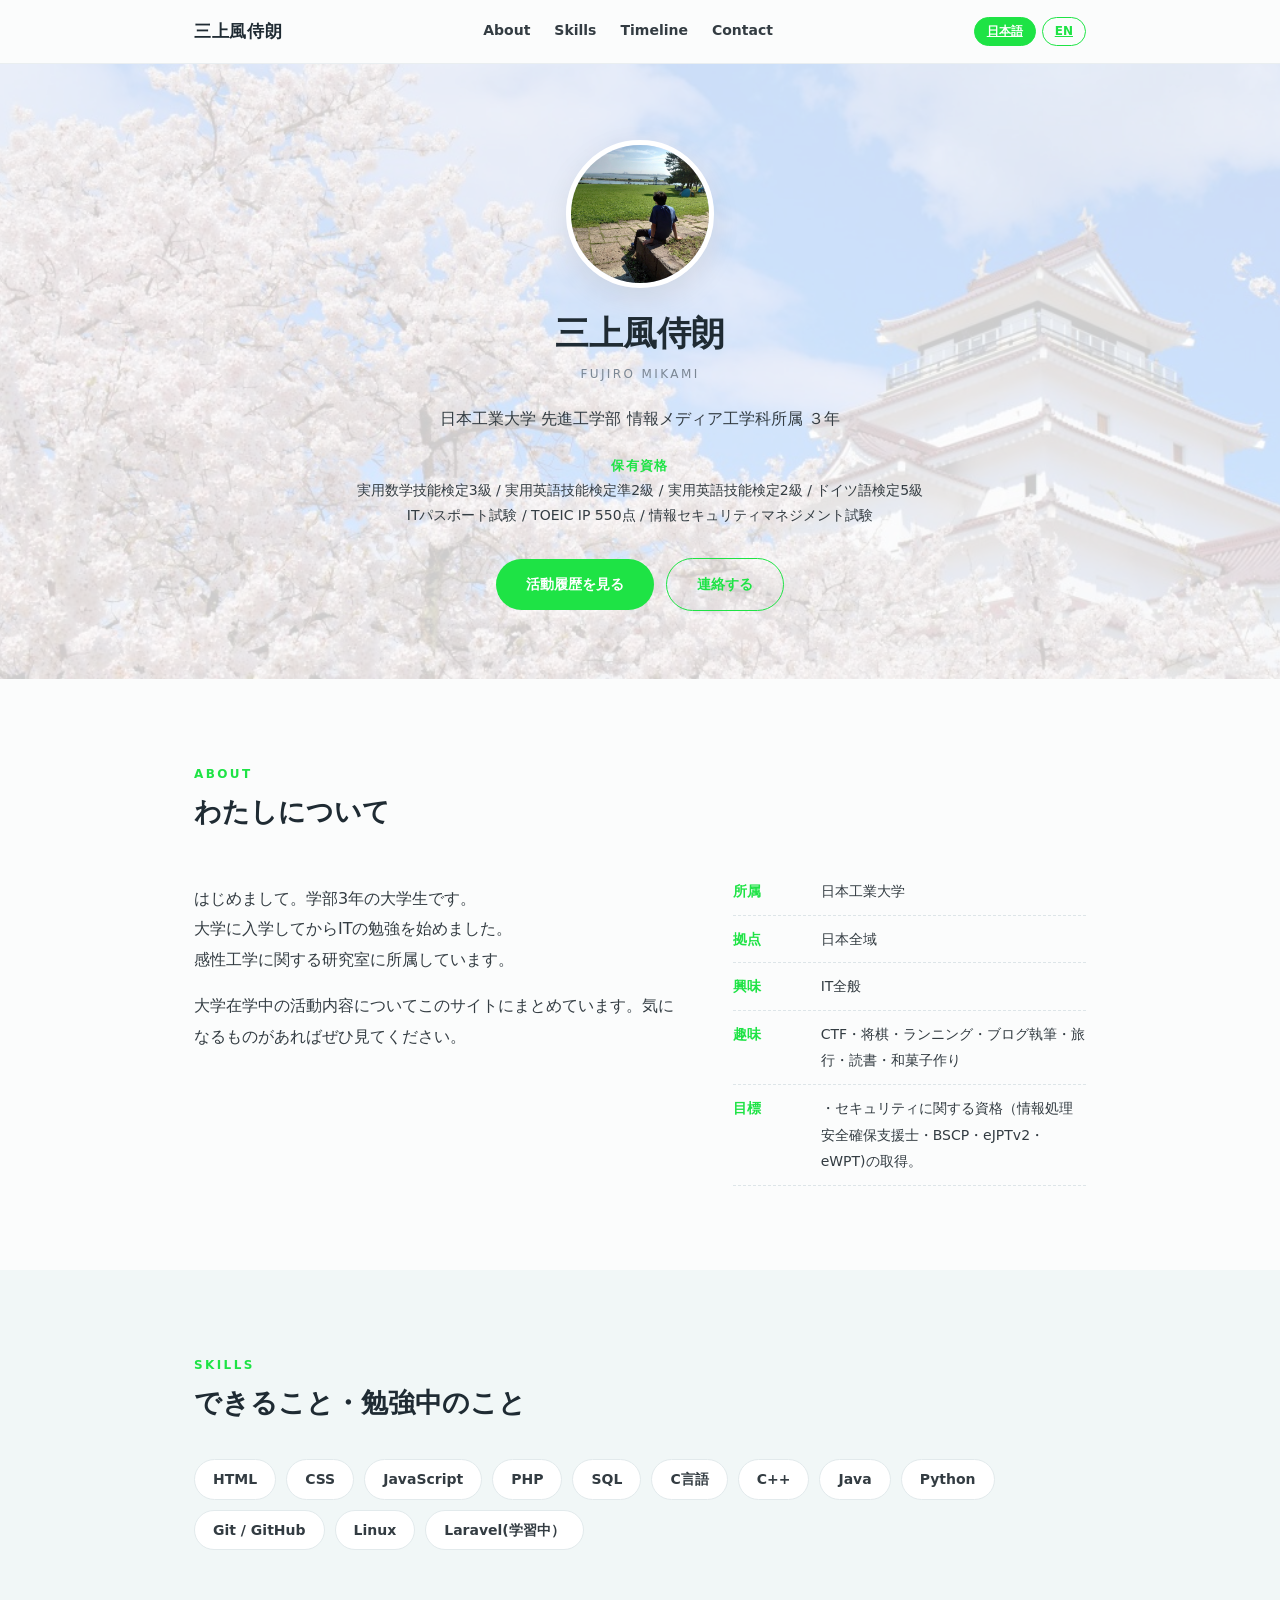
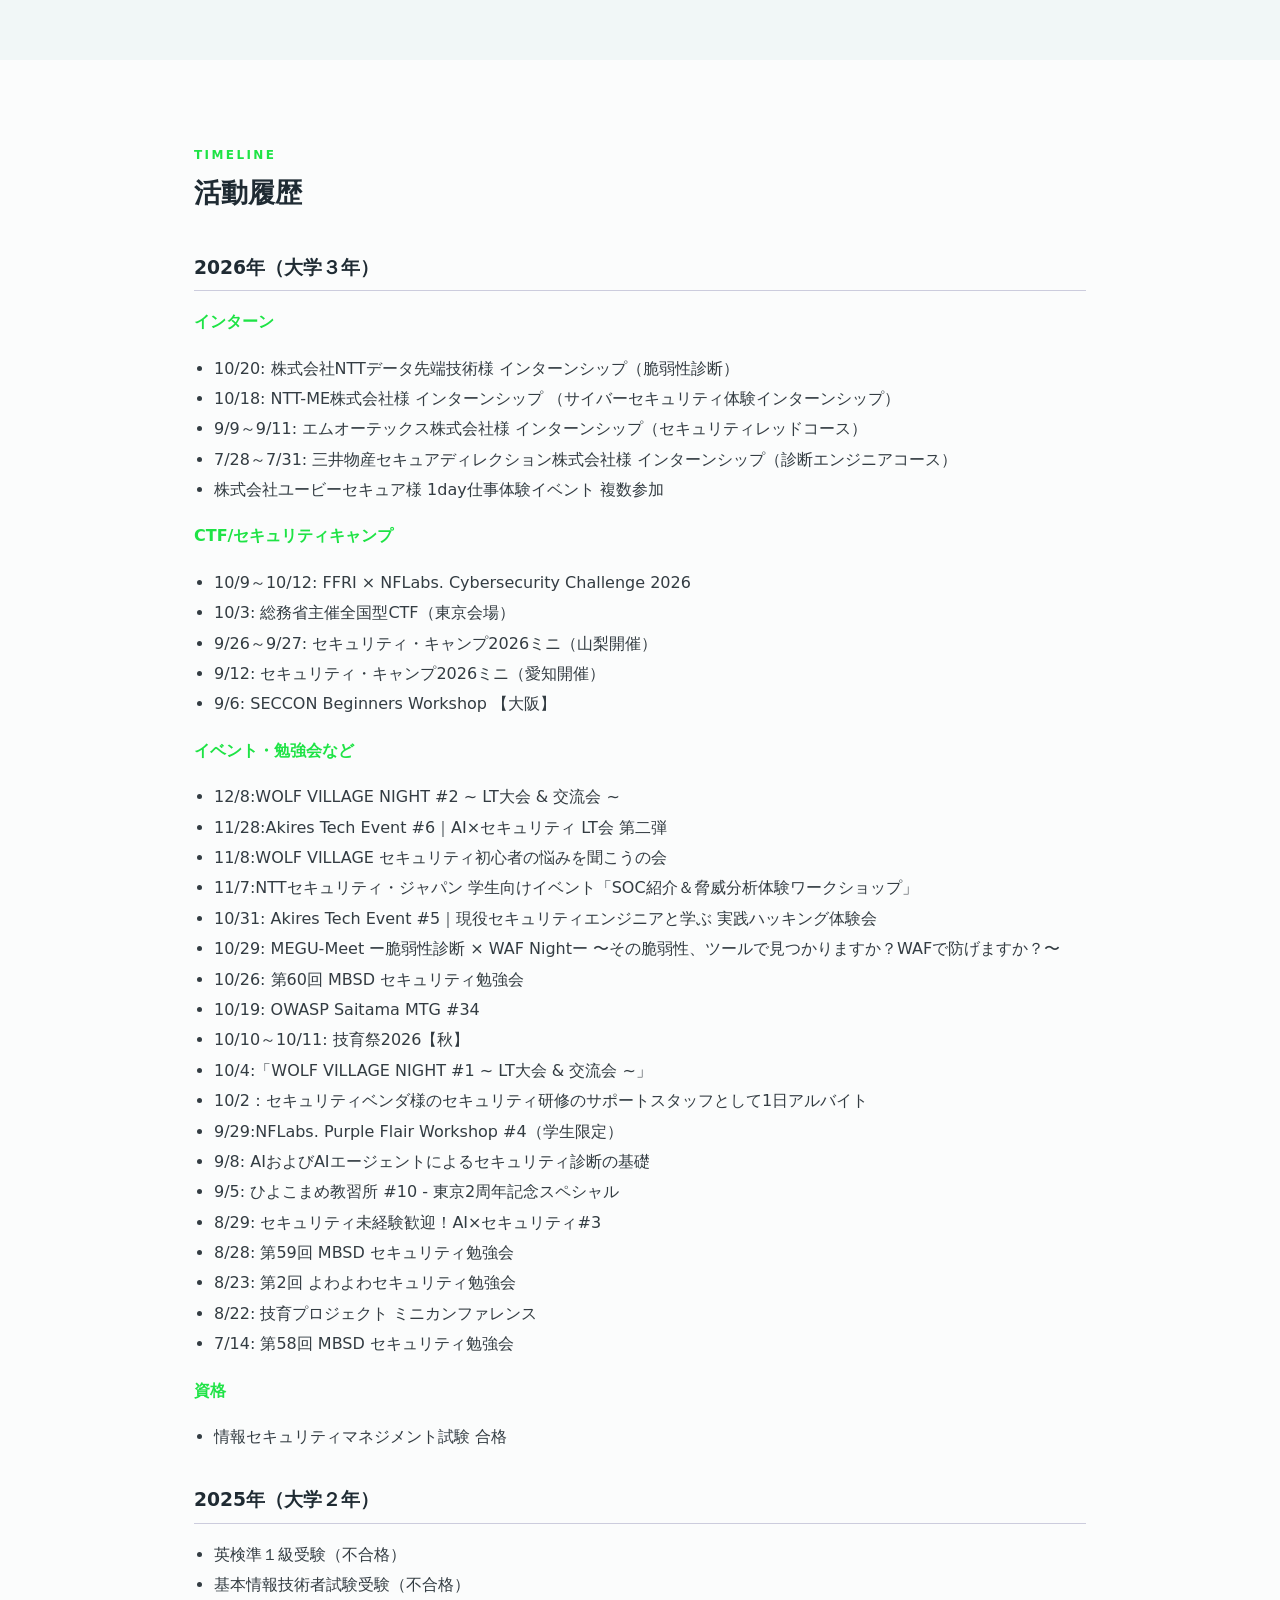
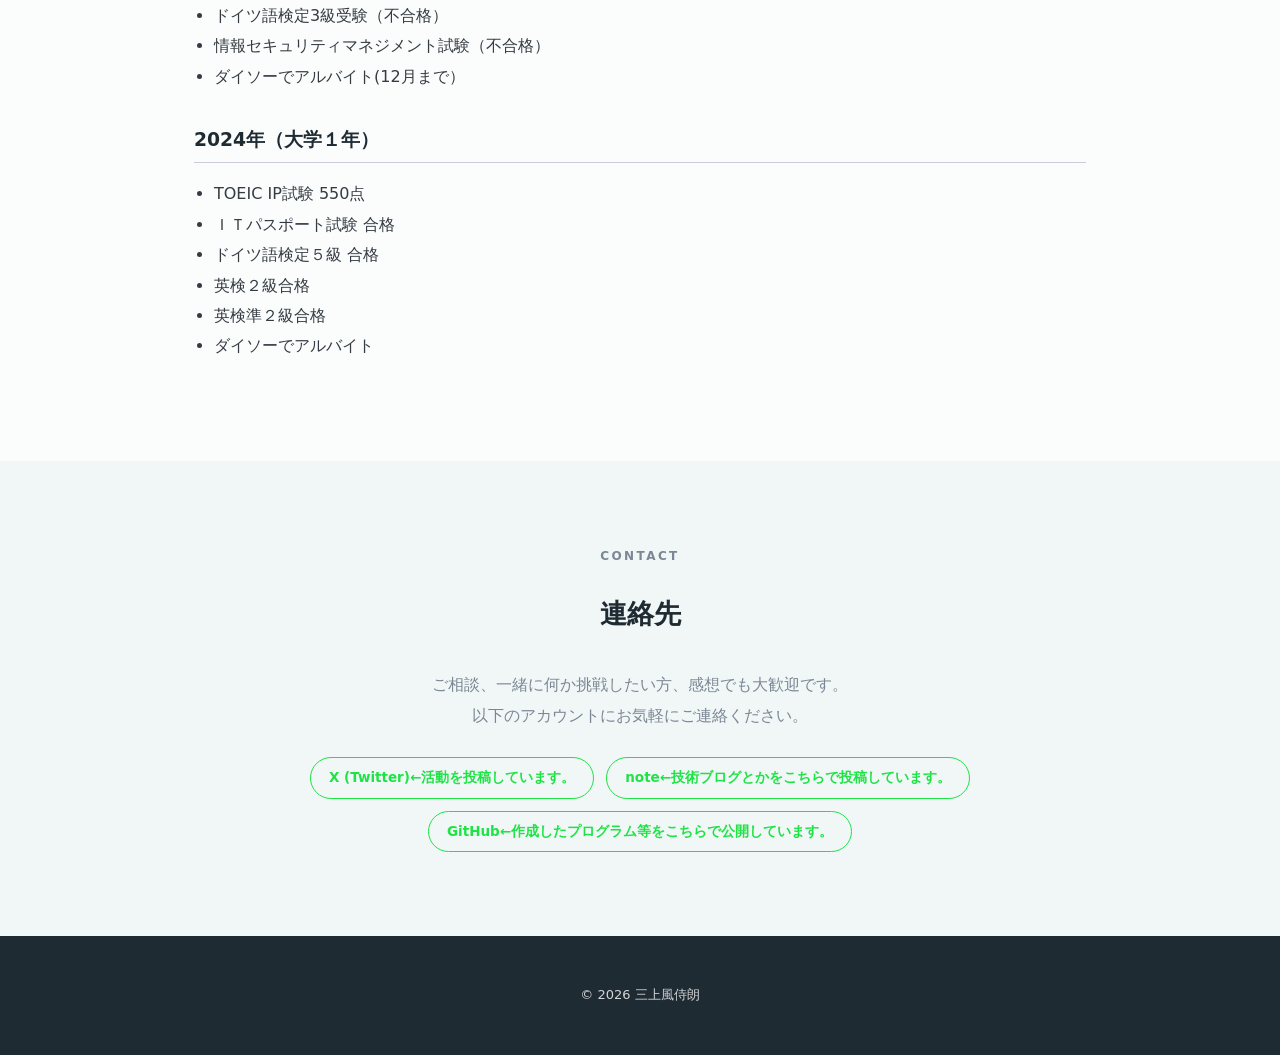
<file: index.html>
<!DOCTYPE html>
<html lang="ja">
<head>
  <meta charset="UTF-8" />
  <meta name="viewport" content="width=device-width, initial-scale=1.0" />

  <title>三上風侍朗 | ポートフォリオ</title>

  <meta name="description" content="三上風侍朗のポートフォリオサイト。私の情報やスキル、これまでの活動をまとめています。" />

  <meta property="og:title" content="三上風侍朗 | ポートフォリオ" />
  <meta property="og:description" content="自己紹介、スキル、活動履歴。" />
  <meta property="og:image" content="ogp.jpg" />
  <meta property="og:type" content="website" />
  <meta name="twitter:card" content="summary_large_image" />

  <link rel="alternate" hreflang="en" href="index_en.html" />
  <link rel="stylesheet" href="style.css" />
</head>

<body>

<header>
  <div class="header-inner">
    <a class="logo" href="#top">三上風侍朗</a>

    <nav class="nav" id="nav">
      <a href="#about">About</a>
      <a href="#skills">Skills</a>
      <a href="#timeline">Timeline</a>
      <a href="#contact">Contact</a>
    </nav>

    <!-- 言語切り替え -->
    <div class="lang-switch" role="group" aria-label="Language">
      <a class="lang-btn is-active" href="index.html" hreflang="ja" aria-current="true">日本語</a>
      <a class="lang-btn" href="index_en.html" hreflang="en">EN</a>
    </div>

    <button class="menu-btn" id="menu-btn" aria-label="メニュー">☰</button>
  </div>
</header>

<div class="hero" id="top">
  <div class="container">
    <img src="profile.jpg" alt="プロフィール写真" />
    <h1>三上風侍朗</h1>
    <p class="roman">FUJIRO MIKAMI</p>
    <p class="lead">日本工業大学 先進工学部 情報メディア工学科所属 ３年</p>

    <p class="qual">
      <span class="qual-label">保有資格</span>
      <span class="qual-line">実用数学技能検定3級 / 実用英語技能検定準2級 / 実用英語技能検定2級 / ドイツ語検定5級</span>
      <span class="qual-line">ITパスポート試験 / TOEIC IP 550点 / 情報セキュリティマネジメント試験</span>
    </p>

    <a class="btn" href="#timeline">活動履歴を見る</a>
    <a class="btn btn-ghost" href="#contact">連絡する</a>
  </div>
</div>

<section id="about">
  <div class="container reveal">
    <p class="section-label">ABOUT</p>
    <h2 class="section-title">わたしについて</h2>

    <div class="about-grid">
      <div>
        <p>はじめまして。学部3年の大学生です。<br />大学に入学してからITの勉強を始めました。<br />感性工学に関する研究室に所属しています。</p>
        <p>大学在学中の活動内容についてこのサイトにまとめています。気になるものがあればぜひ見てください。</p>
      </div>

      <ul class="profile-list">
        <li><span class="key">所属</span><span>日本工業大学</span></li>
        <li><span class="key">拠点</span><span>日本全域</span></li>
        <li><span class="key">興味</span><span>IT全般</span></li>
        <li><span class="key">趣味</span><span>CTF・将棋・ランニング・ブログ執筆・旅行・読書・和菓子作り</span></li>
        <li><span class="key">目標</span><span>・セキュリティに関する資格（情報処理安全確保支援士・BSCP・eJPTv2・eWPT)の取得。</span></li>
      </ul>
    </div>
  </div>
</section>

<section id="skills" class="section-soft">
  <div class="container reveal">
    <p class="section-label">SKILLS</p>
    <h2 class="section-title">できること・勉強中のこと</h2>

    <ul class="skill-list">
      <li>HTML</li>
      <li>CSS</li>
      <li>JavaScript</li>
      <li>PHP</li>
      <li>SQL</li>
      <li>C言語</li>
      <li>C++</li>
      <li>Java</li>
      <li>Python</li>
      <li>Git / GitHub</li>
      <li>Linux</li>
      <li>Laravel(学習中）</li>
    </ul>
  </div>
</section>

<section id="timeline">
  <div class="container reveal">
    <p class="section-label">TIMELINE</p>
    <h2 class="section-title">活動履歴</h2>

    <h3 class="year-title">2026年（大学３年）</h3>

    <p class="cat-title">インターン</p>
    <ul class="event-list">
      <li>10/20: 株式会社NTTデータ先端技術様 インターンシップ（脆弱性診断）</li>
      <li>10/18: NTT-ME株式会社様 インターンシップ （サイバーセキュリティ体験インターンシップ）</li>
      <li><a href="https://note.com/motex/n/nd5897ce8445a?magazine_key=me44da7480b32" class="hover-link" target="_blank" rel="noopener noreferrer">9/9～9/11: エムオーテックス株式会社様 インターンシップ（セキュリティレッドコース）</a></li>
      <li><a href="https://public.n-ats.hrmos.co/hr-mbsd/pages/2233494291461885952" class="hover-link" target="_blank" rel="noopener noreferrer">7/28～7/31: 三井物産セキュアディレクション株式会社様 インターンシップ（診断エンジニアコース）</a></li>
      <li>株式会社ユービーセキュア様 1day仕事体験イベント 複数参加</li>
    </ul>

    <p class="cat-title">CTF/セキュリティキャンプ</p>
    <ul class="event-list">
      <li><a href="https://x.com/YamadaTaromlok/status/2109957527261892626" class="hover-link" target="_blank" rel="noopener noreferrer">10/9～10/12: FFRI × NFLabs. Cybersecurity Challenge 2026</a></li>
      <li><a href="https://x.com/YamadaTaromlok/status/2106306838266614101" class="hover-link" target="_blank" rel="noopener noreferrer">10/3: 総務省主催全国型CTF（東京会場）</a></li>
      <li><a href="https://x.com/YamadaTaromlok/status/2104121120538681594" class="hover-link" target="_blank" rel="noopener noreferrer">9/26～9/27: セキュリティ・キャンプ2026ミニ（山梨開催）</a></li>
      <li><a href="https://x.com/YamadaTaromlok/status/2098985502850646364" class="hover-link" target="_blank" rel="noopener noreferrer">9/12: セキュリティ・キャンプ2026ミニ（愛知開催）</a></li>
      <li><a href="https://x.com/YamadaTaromlok/status/2096800944742957396" class="hover-link" target="_blank" rel="noopener noreferrer">9/6: SECCON Beginners Workshop 【大阪】</a></li>
    </ul>

    <p class="cat-title">イベント・勉強会など</p>
    <ul class="event-list">
      <li><a href="https://x.com/YamadaTaromlok/status/2120868773116940477" class="hover-link" target="_blank" rel="noopener noreferrer">12/8:WOLF VILLAGE NIGHT #2 ~ LT大会 & 交流会 ~</a></li>
      <li><a href="https://x.com/YamadaTaromlok/status/2121409294444986539" class="hover-link" target="_blank" rel="noopener noreferrer">11/28:Akires Tech Event #6｜AI×セキュリティ LT会 第二弾</a></li>
      <li><a href="https://x.com/YamadaTaromlok/status/2112093295908380704" class="hover-link" target="_blank" rel="noopener noreferrer">11/8:WOLF VILLAGE セキュリティ初心者の悩みを聞こうの会</a></li>
      <li><a href="https://x.com/YamadaTaromlok/status/2119078292578050225" class="hover-link" target="_blank" rel="noopener noreferrer">11/7:NTTセキュリティ・ジャパン 学生向けイベント「SOC紹介＆脅威分析体験ワークショップ」</a></li>
      <li><a href="https://x.com/YamadaTaromlok/status/2116779603364851790" class="hover-link" target="_blank" rel="noopener noreferrer">10/31: Akires Tech Event #5｜現役セキュリティエンジニアと学ぶ 実践ハッキング体験会</a></li>
      <li><a href="https://x.com/YamadaTaromlok/status/2115801631384285445" class="hover-link" target="_blank" rel="noopener noreferrer">10/29: MEGU-Meet ー脆弱性診断 × WAF Nightー 〜その脆弱性、ツールで見つかりますか？WAFで防げますか？〜</a></li>
      <li><a href="https://x.com/YamadaTaromlok/status/2114696675986116731" class="hover-link" target="_blank" rel="noopener noreferrer">10/26: 第60回 MBSD セキュリティ勉強会</a></li>
      <li><a href="https://x.com/YamadaTaromlok/status/2112143416058696018" class="hover-link" target="_blank" rel="noopener noreferrer">10/19: OWASP Saitama MTG #34</a></li>
      <li><a href="https://x.com/YamadaTaromlok/status/2109259843173577031" class="hover-link" target="_blank" rel="noopener noreferrer">10/10～10/11: 技育祭2026【秋】</a></li>
      <li><a href="https://x.com/YamadaTaromlok/status/2106892949657416158" class="hover-link" target="_blank" rel="noopener noreferrer">10/4:「WOLF VILLAGE NIGHT #1 ~ LT大会 & 交流会 ~」</a></li>
      <li>10/2：セキュリティベンダ様のセキュリティ研修のサポートスタッフとして1日アルバイト</li>
      <li><a href="https://x.com/YamadaTaromlok/status/2104918243668558303" class="hover-link" target="_blank" rel="noopener noreferrer">9/29:NFLabs. Purple Flair Workshop #4（学生限定）</a></li>
      <li><a href="https://x.com/YamadaTaromlok/status/2097313918473682970" class="hover-link" target="_blank" rel="noopener noreferrer">9/8: AIおよびAIエージェントによるセキュリティ診断の基礎</a></li>
      <li><a href="https://x.com/YamadaTaromlok/status/2096799286885539930" class="hover-link" target="_blank" rel="noopener noreferrer">9/5: ひよこまめ教習所 #10 - 東京2周年記念スペシャル</a></li>
      <li><a href="https://x.com/YamadaTaromlok/status/2094028952818049213" class="hover-link" target="_blank" rel="noopener noreferrer">8/29: セキュリティ未経験歓迎！AI×セキュリティ#3</a></li>
      <li><a href="https://x.com/YamadaTaromlok/status/2093604414900813987" class="hover-link" target="_blank" rel="noopener noreferrer">8/28: 第59回 MBSD セキュリティ勉強会</a></li>
      <li><a href="https://x.com/YamadaTaromlok/status/2091440678807163147" class="hover-link" target="_blank" rel="noopener noreferrer">8/23: 第2回 よわよわセキュリティ勉強会</a></li>
      <li><a href="https://x.com/YamadaTaromlok/status/2091077107753558402" class="hover-link" target="_blank" rel="noopener noreferrer">8/22: 技育プロジェクト ミニカンファレンス</a></li>
      <li><a href="https://mbsd-ws.doorkeeper.jp/events/197828" class="hover-link" target="_blank" rel="noopener noreferrer">7/14: 第58回 MBSD セキュリティ勉強会</a></li>
    </ul>

    <p class="cat-title">資格</p>
    <ul class="event-list">
      <li>情報セキュリティマネジメント試験 合格</li>
    </ul>

    <h3 class="year-title">2025年（大学２年）</h3>
    <ul class="event-list">
      <li>英検準１級受験（不合格）</li>
      <li>基本情報技術者試験受験（不合格）</li>
      <li>ドイツ語検定3級受験（不合格）</li>
      <li>情報セキュリティマネジメント試験（不合格）</li>
      <li>ダイソーでアルバイト(12月まで）</li>
    </ul>

    <h3 class="year-title">2024年（大学１年）</h3>
    <ul class="event-list">
      <li>TOEIC IP試験 550点</li>
      <li>ＩＴパスポート試験 合格</li>
      <li>ドイツ語検定５級 合格</li>
      <li>英検２級合格</li>
      <li>英検準２級合格</li>
      <li>ダイソーでアルバイト</li>
    </ul>
  </div>
</section>

<section id="contact" class="contact section-soft">
  <div class="container reveal">
    <p class="section-label">CONTACT</p>
    <h2 class="section-title">連絡先</h2>

    <p>ご相談、一緒に何か挑戦したい方、感想でも大歓迎です。<br />以下のアカウントにお気軽にご連絡ください。</p>

    <div class="sns-links">
      <a href="https://x.com/YamadaTaromlok" target="_blank" rel="noopener">X (Twitter)←活動を投稿しています。</a>
      <a href="https://note.com/limber_auklet93" target="_blank" rel="noopener">note←技術ブログとかをこちらで投稿しています。</a>
      <a href="https://github.com/Fuji60-x86cat" target="_blank" rel="noopener">GitHub←作成したプログラム等をこちらで公開しています。</a>
    </div>
  </div>
</section>

<footer>
  <p>&copy; <span id="year"></span> <span>三上風侍朗</span></p>
</footer>

<script src="script.js"></script>
</body>
</html>
</file>
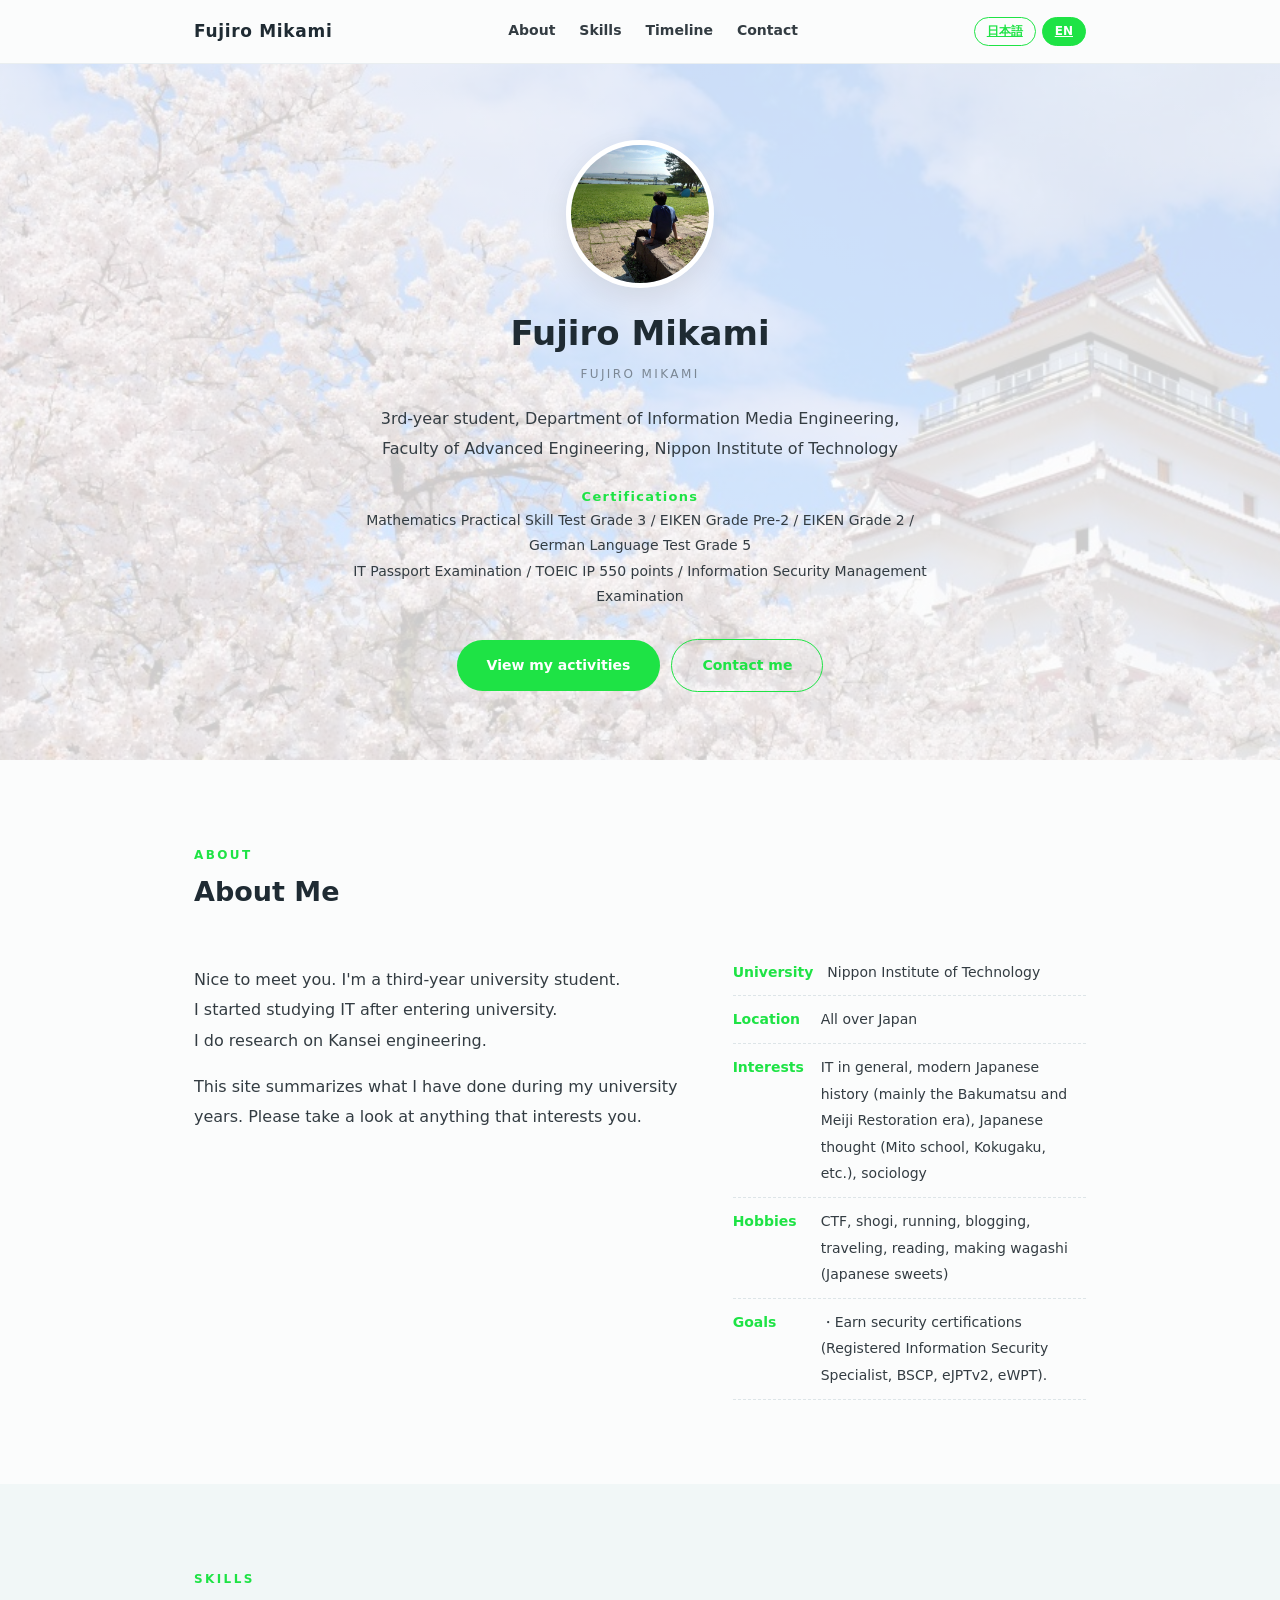
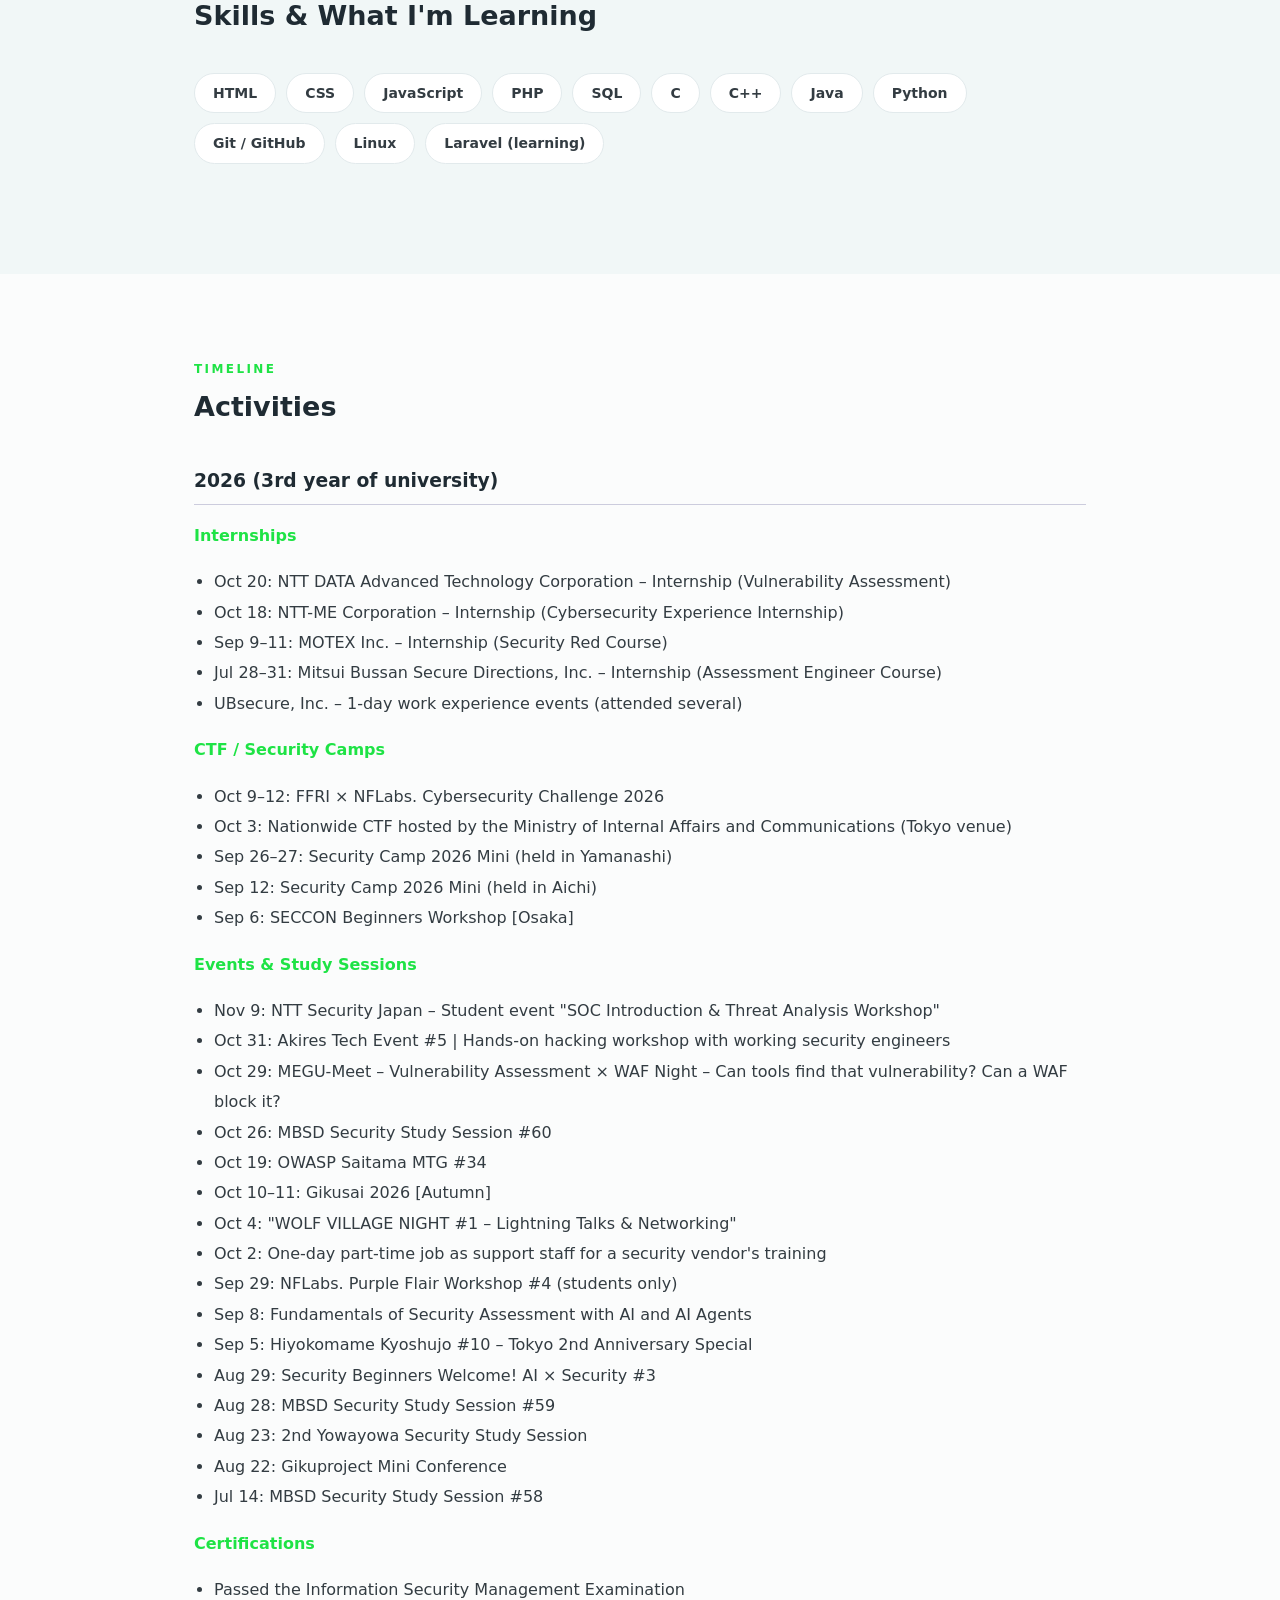
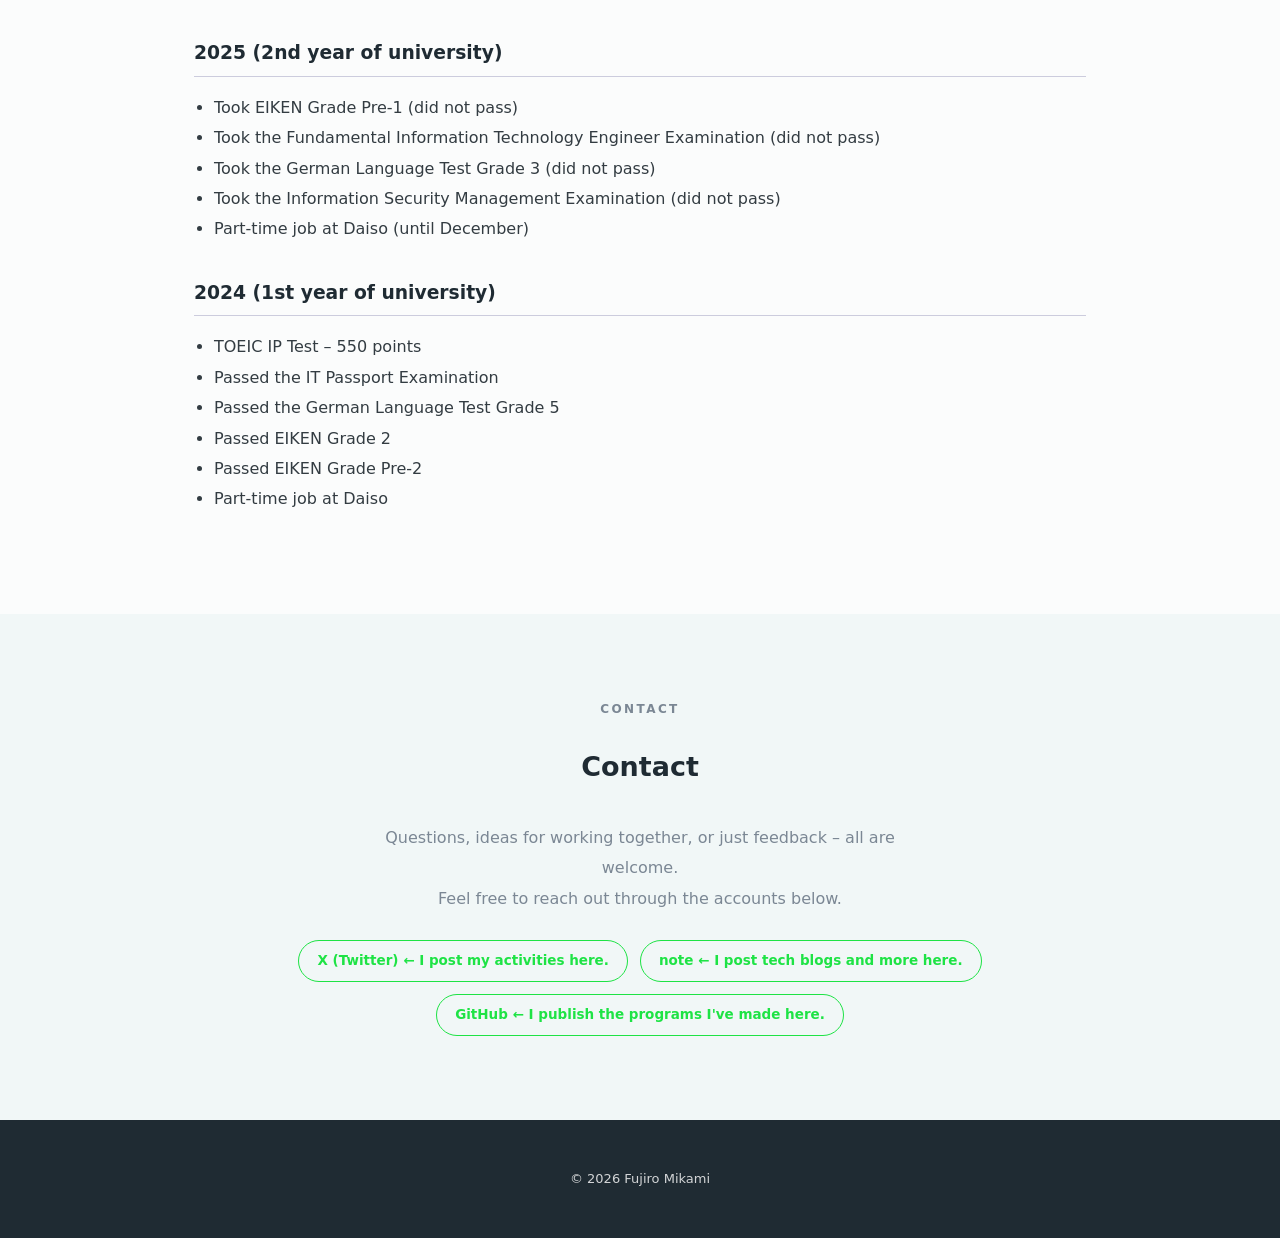
<file: index_en.html>
<!DOCTYPE html>
<html lang="en">
<head>
  <meta charset="UTF-8" />
  <meta name="viewport" content="width=device-width, initial-scale=1.0" />

  <title>Fujiro Mikami | Portfolio</title>

  <meta name="description" content="Portfolio site of Fujiro Mikami, summarizing my profile, skills and activities so far." />

  <meta property="og:title" content="Fujiro Mikami | Portfolio" />
  <meta property="og:description" content="About me, skills, and activity history." />
  <meta property="og:image" content="ogp.jpg" />
  <meta property="og:type" content="website" />
  <meta name="twitter:card" content="summary_large_image" />

  <link rel="alternate" hreflang="ja" href="index.html" />
  <link rel="stylesheet" href="style.css" />
</head>

<body>

<header>
  <div class="header-inner">
    <a class="logo" href="#top">Fujiro Mikami</a>

    <nav class="nav" id="nav">
      <a href="#about">About</a>
      <a href="#skills">Skills</a>
      <a href="#timeline">Timeline</a>
      <a href="#contact">Contact</a>
    </nav>

    <!-- Language switch -->
    <div class="lang-switch" role="group" aria-label="Language">
      <a class="lang-btn" href="index.html" hreflang="ja">日本語</a>
      <a class="lang-btn is-active" href="index_en.html" hreflang="en" aria-current="true">EN</a>
    </div>

    <button class="menu-btn" id="menu-btn" aria-label="Menu">☰</button>
  </div>
</header>

<div class="hero" id="top">
  <div class="container">
    <img src="profile.jpg" alt="Profile photo" />
    <h1>Fujiro Mikami</h1>
    <p class="roman">FUJIRO MIKAMI</p>
    <p class="lead">3rd-year student, Department of Information Media Engineering, Faculty of Advanced Engineering, Nippon Institute of Technology</p>

    <p class="qual">
      <span class="qual-label">Certifications</span>
      <span class="qual-line">Mathematics Practical Skill Test Grade 3 / EIKEN Grade Pre-2 / EIKEN Grade 2 / German Language Test Grade 5</span>
      <span class="qual-line">IT Passport Examination / TOEIC IP 550 points / Information Security Management Examination</span>
    </p>

    <a class="btn" href="#timeline">View my activities</a>
    <a class="btn btn-ghost" href="#contact">Contact me</a>
  </div>
</div>

<section id="about">
  <div class="container reveal">
    <p class="section-label">ABOUT</p>
    <h2 class="section-title">About Me</h2>

    <div class="about-grid">
      <div>
        <p>Nice to meet you. I'm a third-year university student.<br />I started studying IT after entering university.<br />I do research on Kansei engineering.</p>
        <p>This site summarizes what I have done during my university years. Please take a look at anything that interests you.</p>
      </div>

      <ul class="profile-list">
        <li><span class="key">University</span><span>Nippon Institute of Technology</span></li>
        <li><span class="key">Location</span><span>All over Japan</span></li>
        <li><span class="key">Interests</span><span>IT in general, modern Japanese history (mainly the Bakumatsu and Meiji Restoration era), Japanese thought (Mito school, Kokugaku, etc.), sociology</span></li>
        <li><span class="key">Hobbies</span><span>CTF, shogi, running, blogging, traveling, reading, making wagashi (Japanese sweets)</span></li>
        <li><span class="key">Goals</span><span>・Earn security certifications (Registered Information Security Specialist, BSCP, eJPTv2, eWPT).</span></li>
      </ul>
    </div>
  </div>
</section>

<section id="skills" class="section-soft">
  <div class="container reveal">
    <p class="section-label">SKILLS</p>
    <h2 class="section-title">Skills &amp; What I'm Learning</h2>

    <ul class="skill-list">
      <li>HTML</li>
      <li>CSS</li>
      <li>JavaScript</li>
      <li>PHP</li>
      <li>SQL</li>
      <li>C</li>
      <li>C++</li>
      <li>Java</li>
      <li>Python</li>
      <li>Git / GitHub</li>
      <li>Linux</li>
      <li>Laravel (learning)</li>
    </ul>
  </div>
</section>

<section id="timeline">
  <div class="container reveal">
    <p class="section-label">TIMELINE</p>
    <h2 class="section-title">Activities</h2>

    <h3 class="year-title">2026 (3rd year of university)</h3>

    <p class="cat-title">Internships</p>
    <ul class="event-list">
      <li>Oct 20: NTT DATA Advanced Technology Corporation – Internship (Vulnerability Assessment)</li>
      <li>Oct 18: NTT-ME Corporation – Internship (Cybersecurity Experience Internship)</li>
      <li><a href="https://note.com/motex/n/nd5897ce8445a?magazine_key=me44da7480b32" class="hover-link" target="_blank" rel="noopener noreferrer">Sep 9–11: MOTEX Inc. – Internship (Security Red Course)</a></li>
      <li><a href="https://public.n-ats.hrmos.co/hr-mbsd/pages/2233494291461885952" class="hover-link" target="_blank" rel="noopener noreferrer">Jul 28–31: Mitsui Bussan Secure Directions, Inc. – Internship (Assessment Engineer Course)</a></li>
      <li>UBsecure, Inc. – 1-day work experience events (attended several)</li>
    </ul>

    <p class="cat-title">CTF / Security Camps</p>
    <ul class="event-list">
      <li><a href="https://x.com/YamadaTaromlok/status/2109957527261892626" class="hover-link" target="_blank" rel="noopener noreferrer">Oct 9–12: FFRI × NFLabs. Cybersecurity Challenge 2026</a></li>
      <li><a href="https://x.com/YamadaTaromlok/status/2106306838266614101" class="hover-link" target="_blank" rel="noopener noreferrer">Oct 3: Nationwide CTF hosted by the Ministry of Internal Affairs and Communications (Tokyo venue)</a></li>
      <li><a href="https://x.com/YamadaTaromlok/status/2104121120538681594" class="hover-link" target="_blank" rel="noopener noreferrer">Sep 26–27: Security Camp 2026 Mini (held in Yamanashi)</a></li>
      <li><a href="https://x.com/YamadaTaromlok/status/2098985502850646364" class="hover-link" target="_blank" rel="noopener noreferrer">Sep 12: Security Camp 2026 Mini (held in Aichi)</a></li>
      <li><a href="https://x.com/YamadaTaromlok/status/2096800944742957396" class="hover-link" target="_blank" rel="noopener noreferrer">Sep 6: SECCON Beginners Workshop [Osaka]</a></li>
    </ul>

    <p class="cat-title">Events &amp; Study Sessions</p>
    <ul class="event-list">
      <li><a href="リンク先のURL" class="hover-link" target="_blank" rel="noopener noreferrer">Nov 9: NTT Security Japan – Student event "SOC Introduction &amp; Threat Analysis Workshop"</a></li>
      <li><a href="https://x.com/YamadaTaromlok/status/2116779603364851790" class="hover-link" target="_blank" rel="noopener noreferrer">Oct 31: Akires Tech Event #5 | Hands-on hacking workshop with working security engineers</a></li>
      <li><a href="https://x.com/YamadaTaromlok/status/2115801631384285445" class="hover-link" target="_blank" rel="noopener noreferrer">Oct 29: MEGU-Meet – Vulnerability Assessment × WAF Night – Can tools find that vulnerability? Can a WAF block it?</a></li>
      <li><a href="https://x.com/YamadaTaromlok/status/2114696675986116731" class="hover-link" target="_blank" rel="noopener noreferrer">Oct 26: MBSD Security Study Session #60</a></li>
      <li><a href="https://x.com/YamadaTaromlok/status/2112143416058696018" class="hover-link" target="_blank" rel="noopener noreferrer">Oct 19: OWASP Saitama MTG #34</a></li>
      <li><a href="https://x.com/YamadaTaromlok/status/2109259843173577031" class="hover-link" target="_blank" rel="noopener noreferrer">Oct 10–11: Gikusai 2026 [Autumn]</a></li>
      <li><a href="https://x.com/YamadaTaromlok/status/2106892949657416158" class="hover-link" target="_blank" rel="noopener noreferrer">Oct 4: "WOLF VILLAGE NIGHT #1 – Lightning Talks &amp; Networking"</a></li>
      <li>Oct 2: One-day part-time job as support staff for a security vendor's training</li>
      <li><a href="https://x.com/YamadaTaromlok/status/2104918243668558303" class="hover-link" target="_blank" rel="noopener noreferrer">Sep 29: NFLabs. Purple Flair Workshop #4 (students only)</a></li>
      <li><a href="https://x.com/YamadaTaromlok/status/2097313918473682970" class="hover-link" target="_blank" rel="noopener noreferrer">Sep 8: Fundamentals of Security Assessment with AI and AI Agents</a></li>
      <li><a href="https://x.com/YamadaTaromlok/status/2096799286885539930" class="hover-link" target="_blank" rel="noopener noreferrer">Sep 5: Hiyokomame Kyoshujo #10 – Tokyo 2nd Anniversary Special</a></li>
      <li><a href="https://x.com/YamadaTaromlok/status/2094028952818049213" class="hover-link" target="_blank" rel="noopener noreferrer">Aug 29: Security Beginners Welcome! AI × Security #3</a></li>
      <li><a href="https://x.com/YamadaTaromlok/status/2093604414900813987" class="hover-link" target="_blank" rel="noopener noreferrer">Aug 28: MBSD Security Study Session #59</a></li>
      <li><a href="https://x.com/YamadaTaromlok/status/2091440678807163147" class="hover-link" target="_blank" rel="noopener noreferrer">Aug 23: 2nd Yowayowa Security Study Session</a></li>
      <li><a href="https://x.com/YamadaTaromlok/status/2091077107753558402" class="hover-link" target="_blank" rel="noopener noreferrer">Aug 22: Gikuproject Mini Conference</a></li>
      <li><a href="https://mbsd-ws.doorkeeper.jp/events/197828" class="hover-link" target="_blank" rel="noopener noreferrer">Jul 14: MBSD Security Study Session #58</a></li>
    </ul>

    <p class="cat-title">Certifications</p>
    <ul class="event-list">
      <li>Passed the Information Security Management Examination</li>
    </ul>

    <h3 class="year-title">2025 (2nd year of university)</h3>
    <ul class="event-list">
      <li>Took EIKEN Grade Pre-1 (did not pass)</li>
      <li>Took the Fundamental Information Technology Engineer Examination (did not pass)</li>
      <li>Took the German Language Test Grade 3 (did not pass)</li>
      <li>Took the Information Security Management Examination (did not pass)</li>
      <li>Part-time job at Daiso (until December)</li>
    </ul>

    <h3 class="year-title">2024 (1st year of university)</h3>
    <ul class="event-list">
      <li>TOEIC IP Test – 550 points</li>
      <li>Passed the IT Passport Examination</li>
      <li>Passed the German Language Test Grade 5</li>
      <li>Passed EIKEN Grade 2</li>
      <li>Passed EIKEN Grade Pre-2</li>
      <li>Part-time job at Daiso</li>
    </ul>
  </div>
</section>

<section id="contact" class="contact section-soft">
  <div class="container reveal">
    <p class="section-label">CONTACT</p>
    <h2 class="section-title">Contact</h2>

    <p>Questions, ideas for working together, or just feedback – all are welcome.<br />Feel free to reach out through the accounts below.</p>

    <div class="sns-links">
      <a href="https://x.com/YamadaTaromlok" target="_blank" rel="noopener">X (Twitter) ← I post my activities here.</a>
      <a href="https://note.com/limber_auklet93" target="_blank" rel="noopener">note ← I post tech blogs and more here.</a>
      <a href="https://github.com/Fuji60-x86cat" target="_blank" rel="noopener">GitHub ← I publish the programs I've made here.</a>
    </div>
  </div>
</section>

<footer>
  <p>&copy; <span id="year"></span> <span>Fujiro Mikami</span></p>
</footer>

<script src="script.js"></script>
</body>
</html>
</file>
<file: style.css>
/* ====================================================================
   style.css ― 「見た目」の設定（CSS）
   index.html と同じ場所に置いて、index.html から読み込みます
   【変更】で検索（Ctrl + F / Cmd + F）すると、いじれる場所が出てきます
   ==================================================================== */


/* --------------------------------------------------------------------
   ① テーマ設定（まずはここだけ変えてみる）
   この 1 か所を変えるだけで、サイト全体の雰囲気が変わります
   -------------------------------------------------------------------- */
:root {
  --main-color: #1ee345;   /* 【変更①】メインの色（見出し・ボタン）例) #6c5ce7 #e8590c */
  --dark-color: #1f2b33;   /* 【変更②】濃い色（見出し文字・フッター） */
  --text-color: #333c42;   /* 【変更③】本文の文字色 */
  --sub-color:  #7b8794;   /* 【変更④】補助テキストの色 */
  --bg-color:   #fbfcfc;   /* 【変更⑤】背景の色 */
  --soft-color: #f1f7f7;   /* 【変更⑥】薄い背景（セクションの色替え） */

  --radius: 14px;          /* 【変更⑦】角の丸み。0 で四角 */
  --max-width: 940px;      /* 【変更⑧】コンテンツの最大幅 */
}


/* --------------------------------------------------------------------
   ② 全体のベース
   -------------------------------------------------------------------- */
* { box-sizing: border-box; }

body {
  /* 【変更⑨】フォント。serif で明朝になる（ロシア語もこのフォントで表示されます） */
  font-family: system-ui, -apple-system, "Hiragino Sans", "Noto Sans JP", sans-serif;
  color: var(--text-color);
  background: var(--bg-color);
  line-height: 1.9;
  margin: 0;
}

img { max-width: 100%; display: block; }

a { color: var(--main-color); }

/* 中身を中央に寄せる共通の枠 */
.container {
  max-width: var(--max-width);
  margin: 0 auto;
  padding: 0 24px;
}

section { padding: 84px 0; }        /* 【変更⑩】セクションの上下の余白 */
.section-soft { background: var(--soft-color); }

.section-label {
  color: var(--main-color);
  font-size: 12px;
  font-weight: bold;
  letter-spacing: 0.2em;    /* 【変更⑪】英字の字間 */
  margin: 0 0 6px;
}

.section-title {
  font-size: 27px;          /* 【変更⑫】セクション見出しの文字サイズ */
  color: var(--dark-color);
  margin: 0 0 36px;
  line-height: 1.5;
}


/* --------------------------------------------------------------------
   ③ ヘッダー（上に固定されるメニュー）
   -------------------------------------------------------------------- */
header {
  position: sticky;          /* 【変更⑬】static にすると固定されなくなる */
  top: 0;
  z-index: 100;
  background: rgba(251, 252, 252, 0.9);
  backdrop-filter: blur(8px);
  border-bottom: 1px solid #e9eef0;
}

.header-inner {
  max-width: var(--max-width);
  margin: 0 auto;
  padding: 13px 24px;
  display: flex;
  align-items: center;
  justify-content: space-between;
  gap: 12px;
}

.logo {
  font-size: 17px;
  font-weight: bold;
  color: var(--dark-color);
  text-decoration: none;
  letter-spacing: 0.04em;
}

.nav { display: flex; gap: 24px; }

.nav a {
  color: var(--text-color);
  text-decoration: none;
  font-size: 14px;
  font-weight: bold;
  padding: 4px 0;
  border-bottom: 2px solid transparent;
  transition: color 0.2s, border-color 0.2s;
}

.nav a:hover { color: var(--main-color); border-color: var(--main-color); }

.menu-btn {
  display: none;
  background: none;
  border: none;
  font-size: 22px;
  cursor: pointer;
  color: var(--dark-color);
}

/* 言語切り替えボタン（日本語 / English / Русский） */
.lang-switch { display: flex; gap: 6px; }

.lang-btn {
  background: transparent;
  color: var(--main-color);
  border: 1.5px solid var(--main-color);
  border-radius: 999px;
  padding: 4px 12px;
  font-family: inherit;
  font-size: 12px;
  font-weight: bold;
  line-height: 1.6;
  cursor: pointer;
  transition: background 0.2s, color 0.2s;
}

.lang-btn:hover { opacity: 0.8; }

.lang-btn.is-active {
  background: var(--main-color);
  color: #fff;
}


/* --------------------------------------------------------------------
   ④ ヒーロー（トップの自己紹介）
   -------------------------------------------------------------------- */
.hero {
  /* 【変更⑭】背景画像の設定
     ① 使いたい画像を index.html と同じ場所に置く（例：hero.jpg）
     ② 下の --hero-image のファイル名を書き換える
     画像が無い場合は、自動で元のグラデーションが表示されます
     ※ 文字を読みやすくするため、画像の上に白い膜（--hero-overlay）を重ねています
        膜の濃さは 0（透明）〜 1（真っ白）で調整。画像をはっきり見せたいなら 0.2 など */
  --hero-image: url("hero.jpg");
  --hero-overlay: 0.8;
  background:
    linear-gradient(rgba(255, 255, 255, var(--hero-overlay)), rgba(255, 255, 255, var(--hero-overlay))),
    var(--hero-image) center / cover no-repeat,
    linear-gradient(160deg, var(--soft-color) 0%, #ffffff 70%);
  padding: 76px 0 68px;
  text-align: center;
}

.hero img {
  width: 148px;              /* 【変更⑮】プロフィール写真の大きさ */
  height: 148px;
  border-radius: 50%;        /* 【変更⑯】50% で丸、0 で四角、20px で角丸 */
  object-fit: cover;
  margin: 0 auto 22px;
  border: 5px solid #fff;
  box-shadow: 0 10px 30px rgba(0, 0, 0, 0.09);
}

.hero h1 {
  font-size: 34px;           /* 【変更⑰】名前の大きさ */
  color: var(--dark-color);
  margin: 0 0 6px;
  line-height: 1.4;
}

.hero .roman {
  font-size: 12px;
  letter-spacing: 0.2em;
  color: var(--sub-color);
  margin: 0 0 18px;
}

.hero .lead {
  font-size: 16px;
  max-width: 560px;
  margin: 0 auto 20px;
  color: var(--text-color);
}

/* 保有資格 */
.qual {
  margin: 0 auto 30px;
  max-width: 600px;
  font-size: 14px;
  line-height: 1.8;
}

.qual-label {
  display: block;
  color: var(--main-color);
  font-weight: bold;
  font-size: 13px;
  letter-spacing: 0.1em;
}

.qual-line {
  display: block;
  color: var(--text-color);
}

.hero .btn + .btn { margin-left: 6px; }


/* --------------------------------------------------------------------
   ⑤ ボタン
   -------------------------------------------------------------------- */
.btn {
  display: inline-block;
  background: var(--main-color);
  color: #fff;
  text-decoration: none;
  font-weight: bold;
  font-size: 14px;
  padding: 12px 30px;
  border-radius: 999px;      /* 【変更⑱】999px でカプセル型、4px で角ばった形 */
  transition: transform 0.2s, opacity 0.2s;
}

.btn:hover { transform: translateY(-3px); opacity: 0.9; }

.btn-ghost {
  background: transparent;
  color: var(--main-color);
  border: 1.5px solid var(--main-color);
}


/* --------------------------------------------------------------------
   ⑥ ABOUT（自己紹介の文章 + プロフィール項目）
   -------------------------------------------------------------------- */
.about-grid {
  display: grid;
  grid-template-columns: 1.4fr 1fr;   /* 【変更⑲】1fr 1fr にすると半々になる */
  gap: 44px;
}

.profile-list { list-style: none; padding: 0; margin: 0; }

.profile-list li {
  display: flex;
  gap: 14px;
  padding: 10px 0;
  border-bottom: 1px dashed #dde5e8;
  font-size: 14px;
}

.profile-list .key {
  color: var(--main-color);
  font-weight: bold;
  min-width: 74px;
}


/* --------------------------------------------------------------------
   ⑦ SKILLS（できること）
   -------------------------------------------------------------------- */
.skill-list {
  list-style: none;
  display: flex;
  flex-wrap: wrap;
  gap: 10px;
  padding: 0;
  margin: 0 0 26px;
}

.skill-list li {
  background: #fff;
  border: 1px solid #e2eaec;
  border-radius: 999px;
  padding: 6px 18px;
  font-size: 14px;
  font-weight: bold;
}


/* --------------------------------------------------------------------
   ⑧ TIMELINE（活動履歴）
   -------------------------------------------------------------------- */
.year-title {
  color: var(--dark-color);
  border-bottom: 1px solid #ccd;
  padding-bottom: 5px;
  margin-top: 30px;
  margin-bottom: 15px;
}

.cat-title {
  color: var(--main-color);
  font-weight: bold;
  margin-bottom: 5px;
}

.event-list {
  list-style-type: disc;
  padding-left: 20px;
  margin-bottom: 15px;
}

/* リンクの基本設定（他の文字と同じ色にし、下線を消す） */
.hover-link {
  color: inherit;
  text-decoration: none;
  transition: all 0.3s ease;
}

/* マウスをかざした時：メインカラーになり、下線が出る */
.hover-link:hover {
  color: var(--main-color, #007BFF);
  text-decoration: underline;
  opacity: 0.7;
}


/* --------------------------------------------------------------------
   ⑨ CONTACT
   -------------------------------------------------------------------- */
.contact { text-align: center; }

.contact p { max-width: 540px; margin: 0 auto 26px; color: var(--sub-color); }

.sns-links { display: flex; gap: 12px; justify-content: center; margin-top: 24px; flex-wrap: wrap; }

.sns-links a {
  color: var(--main-color);
  font-weight: bold;
  text-decoration: none;
  font-size: 13.5px;
  border: 1px solid var(--main-color);
  border-radius: 999px;
  padding: 7px 18px;
  transition: background 0.2s, color 0.2s;
}

.sns-links a:hover { background: var(--main-color); color: #fff; }


/* --------------------------------------------------------------------
   ⑩ フッター
   -------------------------------------------------------------------- */
footer {
  background: var(--dark-color);
  color: rgba(255, 255, 255, 0.8);
  text-align: center;
  padding: 34px 24px;
  font-size: 13px;
}


/* --------------------------------------------------------------------
   ⑪ スクロールでふわっと出てくる演出
   -------------------------------------------------------------------- */
.reveal {
  opacity: 0;
  transform: translateY(22px);
  transition: opacity 0.7s, transform 0.7s;
}

.reveal.is-visible { opacity: 1; transform: none; }


/* --------------------------------------------------------------------
   ⑫ スマホ用の調整（横幅 820px 以下）
   -------------------------------------------------------------------- */
@media (max-width: 820px) {
  section { padding: 58px 0; }
  .hero { padding: 54px 0 48px; }
  .hero h1 { font-size: 27px; }
  .section-title { font-size: 22px; }
  .about-grid { grid-template-columns: 1fr; gap: 30px; }
  .menu-btn { display: block; }

  /* スマホではメニューを隠し、ボタンを押すと出てくる */
  .nav {
    display: none;
    position: absolute;
    top: 100%;
    left: 0;
    right: 0;
    background: #fff;
    flex-direction: column;
    gap: 0;
    padding: 8px 24px 18px;
    border-bottom: 1px solid #e9eef0;
  }
  .nav.is-open { display: flex; }
  .nav a { padding: 12px 0; border-bottom: none; }

  /* 言語ボタンを少しコンパクトに */
  .lang-btn { padding: 3px 9px; font-size: 11.5px; }
  .logo { font-size: 15px; }
}


  background: var(--soft-color); /* 薄い緑 */
}
</file>
